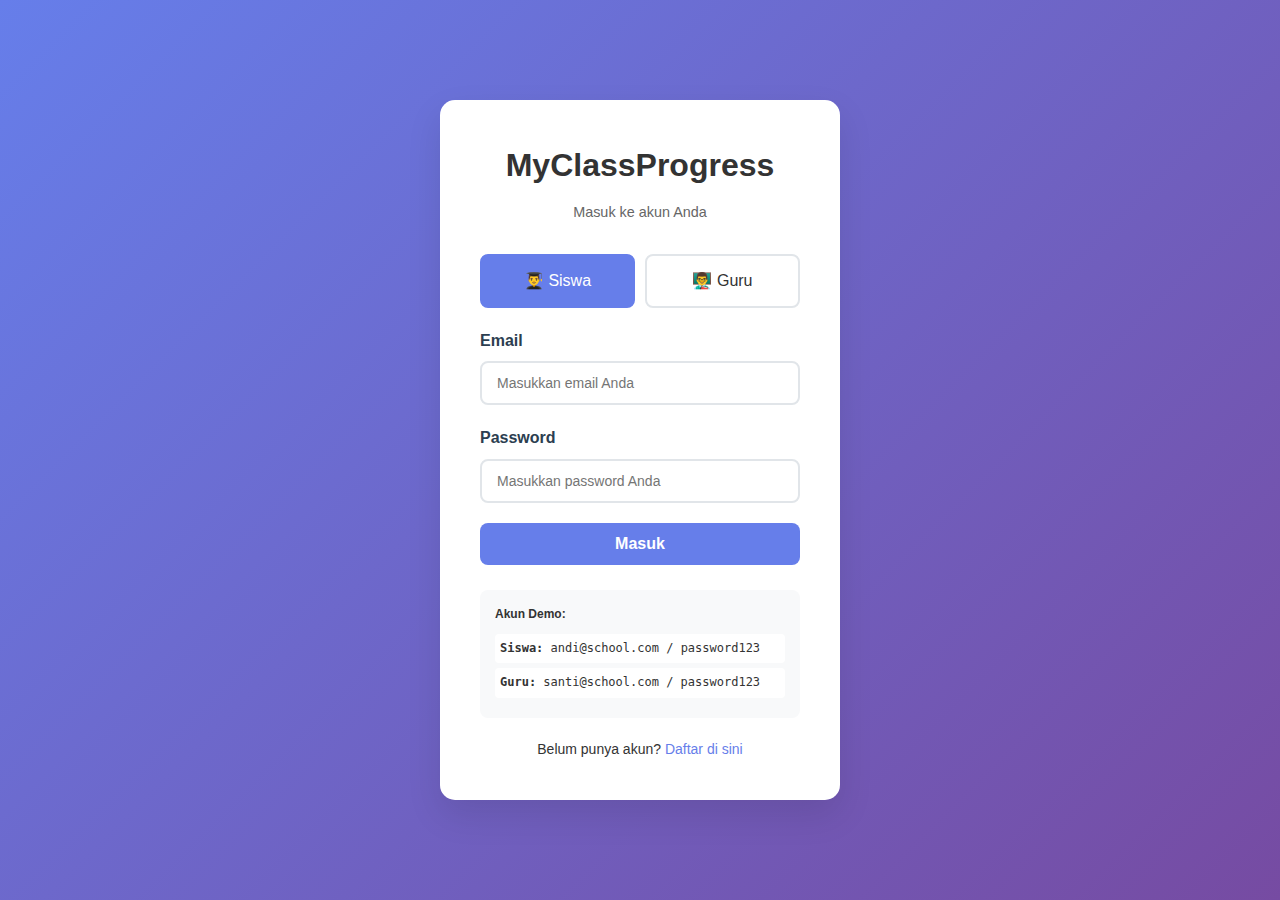
<file: index.html>
<!DOCTYPE html>
<html lang="id">
<head>
    <meta charset="UTF-8">
    <meta name="viewport" content="width=device-width, initial-scale=1.0">
    <title>Dashboard - MyClassProgress</title>
    <link rel="stylesheet" href="style.css">
</head>
<body>
    <div class="container">
        <!-- Header -->
        <header class="header">
            <div class="header-content">
                <h1>MyClassProgress</h1>
                <div class="user-info">
                    <span id="userWelcome">Selamat datang!</span>
                    <div class="user-menu">
                        <img src="https://via.placeholder.com/40" alt="Profile" class="user-avatar">
                        <span id="userName">Siswa</span>
                    </div>
                </div>
            </div>
            <nav class="navbar">
                <a href="index.html" class="nav-link active">Dashboard</a>
                <a href="tugas.html" class="nav-link">Tugas</a>
                <a href="nilai.html" class="nav-link">Nilai</a>
                <a href="profile.html" class="nav-link">Profil</a>
                <button id="logoutBtn" class="logout-btn">Logout</button>
            </nav>
        </header>

        <!-- Main Content -->
        <main class="main-content">
            <!-- Welcome Section -->
            <section class="welcome-section">
                <div class="welcome-card">
                    <h2 id="greetingText">Selamat Pagi!</h2>
                    <p id="dateDisplay">Senin, 15 Januari 2024</p>
                    <div class="progress-summary">
                        <div class="summary-item">
                            <span class="summary-value" id="totalTasks">0</span>
                            <span class="summary-label">Total Tugas</span>
                        </div>
                        <div class="summary-item">
                            <span class="summary-value" id="completedTasks">0</span>
                            <span class="summary-label">Tugas Selesai</span>
                        </div>
                        <div class="summary-item">
                            <span class="summary-value" id="pendingTasks">0</span>
                            <span class="summary-label">Tugas Tertunda</span>
                        </div>
                    </div>
                </div>
            </section>

            <!-- Quick Stats -->
            <section class="stats-section">
                <div class="stats-grid">
                    <div class="stat-card">
                        <div class="stat-icon">📊</div>
                        <div class="stat-content">
                            <h3>Rata-rata Nilai</h3>
                            <span class="stat-value" id="averageGrade">0</span>
                            <span class="stat-label">/100</span>
                        </div>
                    </div>
                    <div class="stat-card">
                        <div class="stat-icon">⏰</div>
                        <div class="stat-content">
                            <h3>Tugas Mendesak</h3>
                            <span class="stat-value" id="urgentTasks">0</span>
                            <span class="stat-label">dalam 3 hari</span>
                        </div>
                    </div>
                    <div class="stat-card">
                        <div class="stat-icon">📚</div>
                        <div class="stat-content">
                            <h3>Mata Pelajaran</h3>
                            <span class="stat-value" id="totalSubjects">0</span>
                            <span class="stat-label">aktif</span>
                        </div>
                    </div>
                    <div class="stat-card">
                        <div class="stat-icon">🏆</div>
                        <div class="stat-content">
                            <h3>Peringkat</h3>
                            <span class="stat-value" id="classRank">-</span>
                            <span class="stat-label">dari 30 siswa</span>
                        </div>
                    </div>
                </div>
            </section>

            <!-- Recent Tasks & Grades -->
            <section class="content-grid">
                <!-- Tugas Terbaru -->
                <div class="content-card">
                    <div class="card-header">
                        <h3>Tugas Terbaru</h3>
                        <a href="tugas.html" class="view-all">Lihat Semua</a>
                    </div>
                    <div class="task-list" id="recentTasks">
                        <div class="empty-state">
                            <p>Belum ada tugas</p>
                        </div>
                    </div>
                </div>

                <!-- Nilai Terbaru -->
                <div class="content-card">
                    <div class="card-header">
                        <h3>Nilai Terbaru</h3>
                        <a href="nilai.html" class="view-all">Lihat Semua</a>
                    </div>
                    <div class="grade-list" id="recentGrades">
                        <div class="empty-state">
                            <p>Belum ada nilai</p>
                        </div>
                    </div>
                </div>
            </section>

            <!-- Progress Chart -->
            <section class="progress-section">
                <div class="content-card">
                    <div class="card-header">
                        <h3>Progress Belajar</h3>
                    </div>
                    <div class="progress-chart">
                        <canvas id="progressChart"></canvas>
                    </div>
                </div>
            </section>
        </main>
    </div>

    <script src="data.js"></script>
    <script src="script.js"></script>
</body>
</html>
</file>
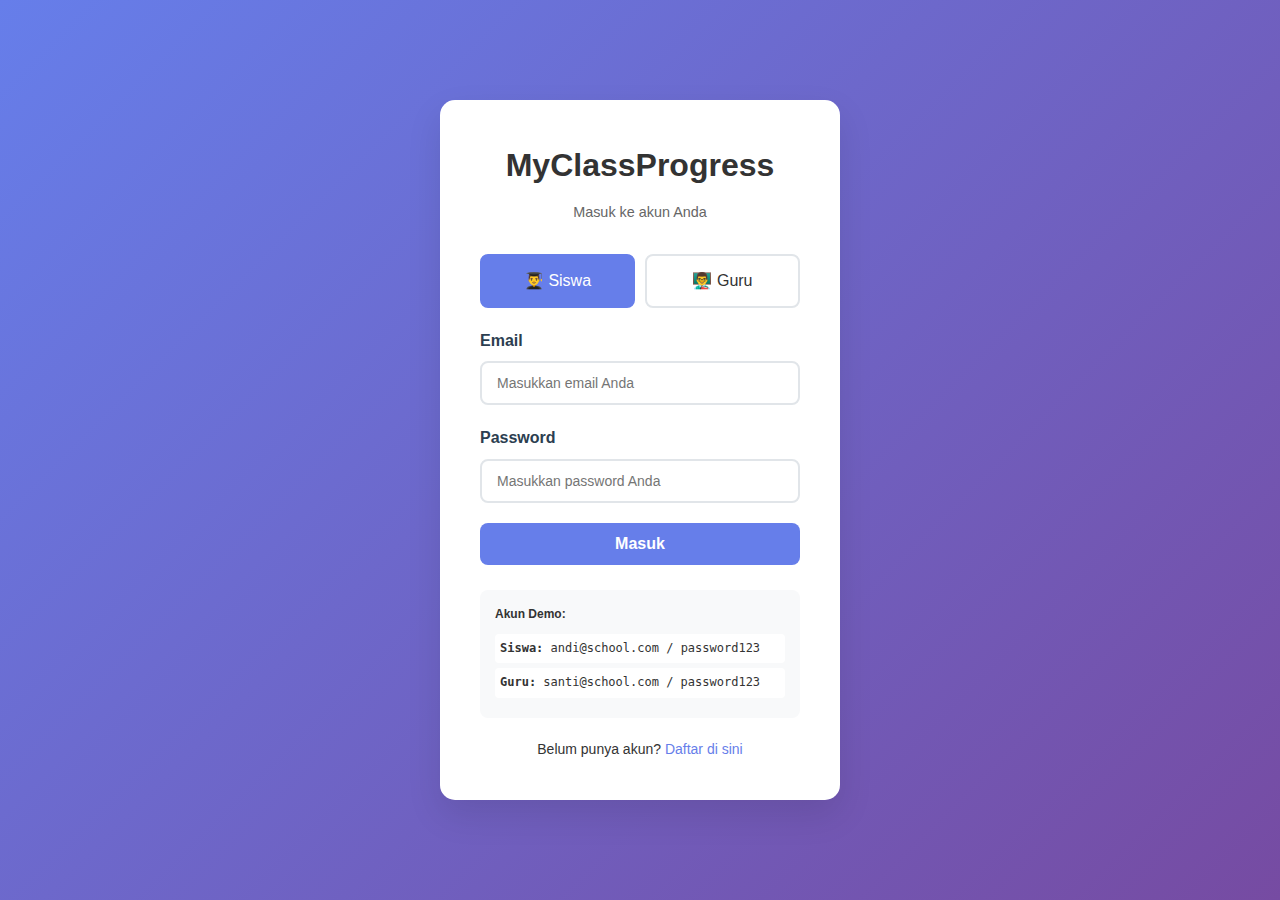
<file: guru.html>
<!DOCTYPE html>
<html lang="id">
<head>
    <meta charset="UTF-8">
    <meta name="viewport" content="width=device-width, initial-scale=1.0">
    <title>Dashboard Guru - MyClassProgress</title>
    <link rel="stylesheet" href="style.css">
</head>
<body>
    <div class="container">
        <!-- Header -->
        <header class="header">
            <div class="header-content">
                <h1>MyClassProgress</h1>
                <div class="user-info">
                    <span id="userWelcome">Selamat datang, Guru!</span>
                    <div class="user-menu">
                        <img src="https://via.placeholder.com/40" alt="Profile" class="user-avatar">
                        <span id="userName">Guru</span>
                    </div>
                </div>
            </div>
            <nav class="navbar">
                <a href="guru.html" class="nav-link active">Dashboard</a>
                <a href="guru_nilai.html" class="nav-link">Input Nilai</a>
                <button id="logoutBtn" class="logout-btn">Logout</button>
            </nav>
        </header>

        <!-- Main Content -->
        <main class="main-content">
            <!-- Welcome Section -->
            <section class="welcome-section">
                <div class="welcome-card">
                    <h2 id="greetingText">Selamat Pagi!</h2>
                    <p id="dateDisplay">Senin, 15 Januari 2024</p>
                    <div class="progress-summary">
                        <div class="summary-item">
                            <span class="summary-value" id="totalTugasDiberikan">0</span>
                            <span class="summary-label">Tugas Diberikan</span>
                        </div>
                        <div class="summary-item">
                            <span class="summary-value" id="totalSiswa">0</span>
                            <span class="summary-label">Total Siswa</span>
                        </div>
                        <div class="summary-item">
                            <span class="summary-value" id="tugasBelumDinilai">0</span>
                            <span class="summary-label">Tugas Belum Dinilai</span>
                        </div>
                    </div>
                </div>
            </section>

            <!-- Quick Actions -->
            <section class="actions-section">
                <div class="actions-grid">
                    <div class="action-card" onclick="window.location.href='guru-nilai.html'">
                        <a href="guru_nilai.html"><div class="action-icon">📝</div></a>
                        <h3>Input Nilai</h3>
                        <p>Berikan nilai untuk tugas siswa</p>
                    </div>
                    <div class="action-card" id="addTaskBtn">
                        <div class="action-icon">➕</div>
                        <h3>Tambah Tugas</h3>
                        <p>Buat tugas baru untuk siswa</p>
                    </div>
                    <div class="action-card">
                        <div class="action-icon">📊</div>
                        <h3>Laporan Kelas</h3>
                        <p>Lihat statistik performa kelas</p>
                    </div>
                    <div class="action-card">
                        <a href="kelola_absen.html"><div class="action-icon">👥</div></a>
                        <h3>Kelola Siswa</h3>
                        <p>Kelola data siswa di kelas</p>
                        
                    </div>
                </div>
            </section>

            <!-- Add Task Modal -->
            <div id="taskModal" class="modal">
                <div class="modal-content">
                    <div class="modal-header">
                        <h3>Tambah Tugas Baru</h3>
                        <span class="close">&times;</span>
                    </div>
                    <form id="taskForm">
                        <div class="form-group">
                            <label for="taskTitle">Judul Tugas</label>
                            <input type="text" id="taskTitle" class="form-control" required>
                        </div>
                        <div class="form-group">
                            <label for="taskSubject">Mata Pelajaran</label>
                            <select id="taskSubject" class="form-control" required>
                                <option value="">Pilih Mata Pelajaran</option>
                                <option value="Matematika">Matematika</option>
                                <option value="Bahasa Indonesia">Bahasa Indonesia</option>
                                <option value="Bahasa Inggris">Bahasa Inggris</option>
                                <option value="IPA">IPA</option>
                                <option value="IPS">IPS</option>
                                <option value="Sejarah">Sejarah</option>
                                <option value="Seni Budaya">Seni Budaya</option>
                            </select>
                        </div>
                        <div class="form-group">
                            <label for="taskDescription">Deskripsi Tugas</label>
                            <textarea id="taskDescription" class="form-control" rows="3" required></textarea>
                        </div>
                        <div class="form-group">
                            <label for="taskDeadline">Batas Waktu</label>
                            <input type="date" id="taskDeadline" class="form-control" required>
                        </div>
                        <div class="form-group">
                            <label for="taskClass">Kelas</label>
                            <select id="taskClass" class="form-control" required>
                                <option value="">Pilih Kelas</option>
                                <option value="12 IPA 1">12 IPA 1</option>
                                <option value="12 IPA 2">12 IPA 2</option>
                                <option value="12 IPS 1">12 IPS 1</option>
                                <option value="12 IPS 2">12 IPS 2</option>
                            </select>
                        </div>
                        <div class="form-actions">
                            <button type="button" class="btn-secondary" id="cancelTask">Batal</button>
                            <button type="submit" class="btn-primary">Simpan Tugas</button>
                        </div>
                    </form>
                </div>
            </div>

            <!-- Recent Tasks -->
            <section class="content-grid">
                <!-- Tugas Terbaru Diberikan -->
                <div class="content-card">
                    <div class="card-header">
                        <h3>Tugas Terbaru Diberikan</h3>
                    </div>
                    <div class="task-list" id="recentGivenTasks">
                        <div class="empty-state">
                            <p>Belum ada tugas yang diberikan</p>
                        </div>
                    </div>
                </div>

                <!-- Tugas Perlu Dinilai -->
                <div class="content-card">
                    <div class="card-header">
                        <h3>Tugas Perlu Dinilai</h3>
                        <a href="guru-nilai.html" class="view-all">Lihat Semua</a>
                    </div>
                    <div class="task-list" id="tasksToGrade">
                        <div class="empty-state">
                            <p>Tidak ada tugas yang perlu dinilai</p>
                        </div>
                    </div>
                </div>
            </section>

            <!-- Student Performance -->
            <section class="performance-section">
                <div class="content-card">
                    <div class="card-header">
                        <h3>Performa Siswa Terbaik</h3>
                    </div>
                    <div class="performance-list" id="topStudents">
                        <div class="empty-state">
                            <p>Belum ada data performa siswa</p>
                        </div>
                    </div>
                </div>
            </section>
        </main>
    </div>



    <script src="data.js"></script>
    <script src="guru.js"></script>
</body>
</html>
</file>
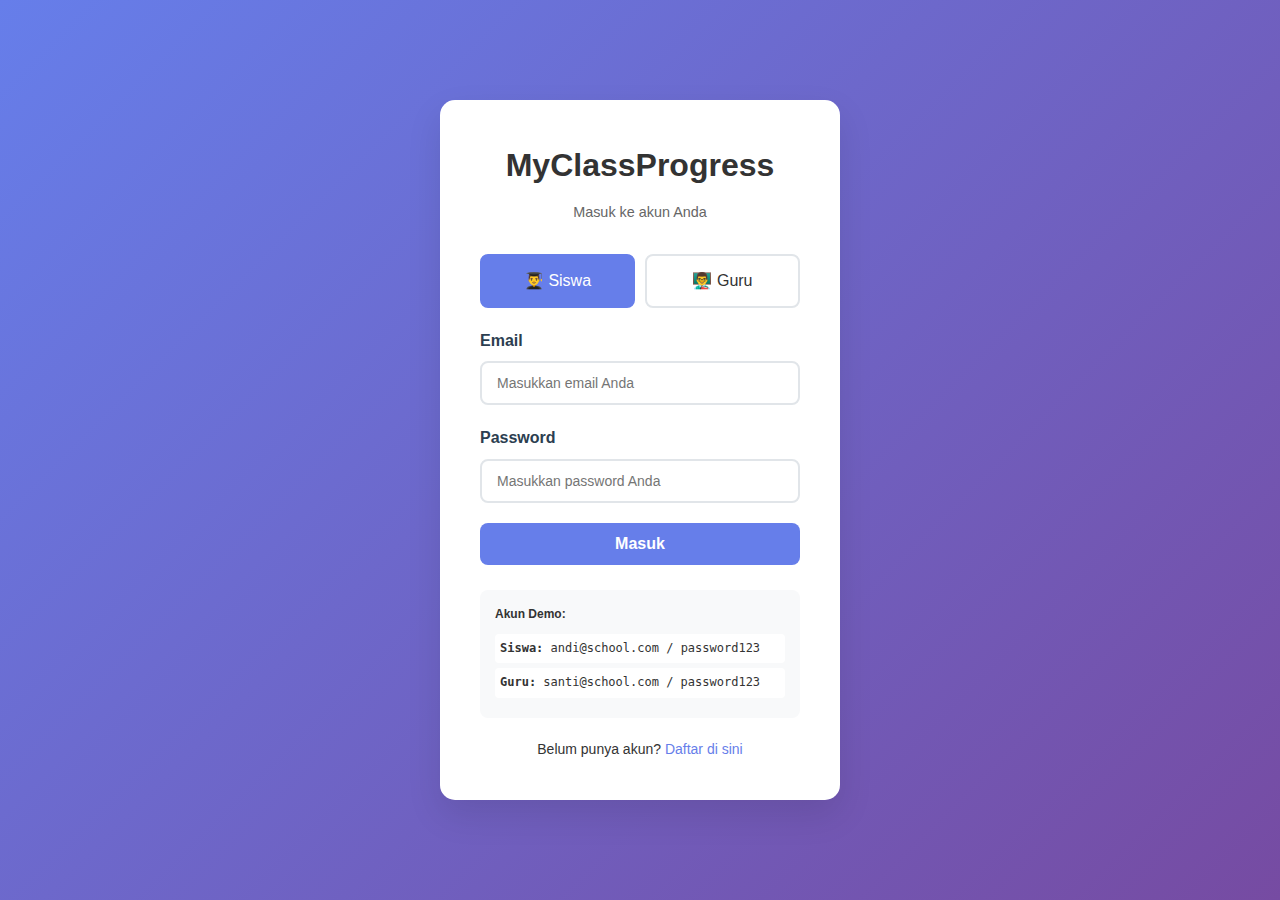
<file: guru_nilai.html>
<!DOCTYPE html>
<html lang="id">
<head>
    <meta charset="UTF-8">
    <meta name="viewport" content="width=device-width, initial-scale=1.0">
    <title>Input Nilai - MyClassProgress</title>
    <link rel="stylesheet" href="style.css">
</head>
<body>
    <div class="container">
        <!-- Header -->
        <header class="header">
            <div class="header-content">
                <h1>MyClassProgress</h1>
                <div class="user-info">
                    <span id="userWelcome">Selamat datang, Guru!</span>
                    <div class="user-menu">
                        <img src="https://via.placeholder.com/40" alt="Profile" class="user-avatar">
                        <span id="userName">Guru</span>
                    </div>
                </div>
            </div>
            <nav class="navbar">
                <a href="guru.html" class="nav-link">Dashboard</a>
                <a href="guru_nilai.html" class="nav-link active">Input Nilai</a>
                <button id="logoutBtn" class="logout-btn">Logout</button>
            </nav>
        </header>

        <!-- Main Content -->
        <main class="main-content">
            <!-- Page Header -->
            <div class="page-header">
                <h2>Input Nilai Siswa</h2>
                <p>Berikan nilai untuk tugas yang telah dikumpulkan siswa</p>
            </div>

            <!-- Filter Section -->
            <div class="filter-section">
                <div class="filter-grid">
                    <div class="form-group">
                        <label for="filterClass">Filter Kelas</label>
                        <select id="filterClass" class="form-control">
                            <option value="">Semua Kelas</option>
                            <option value="12 IPA 1">12 IPA 1</option>
                            <option value="12 IPA 2">12 IPA 2</option>
                            <option value="12 IPS 1">12 IPS 1</option>
                            <option value="12 IPS 2">12 IPS 2</option>
                        </select>
                    </div>
                    <div class="form-group">
                        <label for="filterSubject">Filter Mata Pelajaran</label>
                        <select id="filterSubject" class="form-control">
                            <option value="">Semua Mata Pelajaran</option>
                            <option value="Matematika">Matematika</option>
                            <option value="Bahasa Indonesia">Bahasa Indonesia</option>
                            <option value="Bahasa Inggris">Bahasa Inggris</option>
                            <option value="IPA">IPA</option>
                            <option value="IPS">IPS</option>
                            <option value="Sejarah">Sejarah</option>
                        </select>
                    </div>
                    <div class="form-group">
                        <label for="filterTask">Filter Tugas</label>
                        <select id="filterTask" class="form-control">
                            <option value="">Semua Tugas</option>
                        </select>
                    </div>
                    <div class="form-group">
                        <label for="filterStatus">Filter Status</label>
                        <select id="filterStatus" class="form-control">
                            <option value="">Semua Status</option>
                            <option value="belum">Belum Dinilai</option>
                            <option value="sudah">Sudah Dinilai</option>
                        </select>
                    </div>
                </div>
            </div>

            <!-- Tasks to Grade -->
            <section class="grading-section">
                <div class="content-card">
                    <div class="card-header">
                        <h3>Daftar Tugas yang Perlu Dinilai</h3>
                        <div class="card-actions">
                            <button id="bulkGradeBtn" class="btn-secondary">Input Nilai Massal</button>
                        </div>
                    </div>
                    
                    <div class="table-container">
                        <table class="grading-table">
                            <thead>
                                <tr>
                                    <th>
                                        <input type="checkbox" id="selectAll">
                                    </th>
                                    <th>Siswa</th>
                                    <th>Kelas</th>
                                    <th>Tugas</th>
                                    <th>Mata Pelajaran</th>
                                    <th>Tanggal Kumpul</th>
                                    <th>Status</th>
                                    <th>Nilai</th>
                                    <th>Aksi</th>
                                </tr>
                            </thead>
                            <tbody id="gradingTableBody">
                                <tr>
                                    <td colspan="9" class="empty-state">
                                        <p>Tidak ada tugas yang perlu dinilai</p>
                                    </td>
                                </tr>
                            </tbody>
                        </table>
                    </div>
                </div>
            </section>

            <!-- Grade Modal -->
            <div id="gradeModal" class="modal">
                <div class="modal-content">
                    <div class="modal-header">
                        <h3>Input Nilai</h3>
                        <span class="close">&times;</span>
                    </div>
                    <form id="gradeForm">
                        <div class="student-info">
                            <h4 id="studentNameModal">Nama Siswa</h4>
                            <p id="studentClassModal">Kelas: -</p>
                            <p id="taskTitleModal">Tugas: -</p>
                            <p id="taskSubjectModal">Mata Pelajaran: -</p>
                        </div>
                        
                        <div class="form-group">
                            <label for="gradeValue">Nilai (0-100)</label>
                            <input type="number" id="gradeValue" class="form-control" min="0" max="100" required>
                        </div>
                        
                        <div class="form-group">
                            <label for="gradeNotes">Catatan untuk Siswa</label>
                            <textarea id="gradeNotes" class="form-control" rows="4" placeholder="Berikan feedback atau catatan untuk siswa..."></textarea>
                        </div>
                        
                        <div class="form-actions">
                            <button type="button" class="btn-secondary" id="cancelGrade">Batal</button>
                            <button type="submit" class="btn-primary">Simpan Nilai</button>
                        </div>
                    </form>
                </div>
            </div>

            <!-- Bulk Grade Modal -->
            <div id="bulkGradeModal" class="modal">
                <div class="modal-content">
                    <div class="modal-header">
                        <h3>Input Nilai Massal</h3>
                        <span class="close">&times;</span>
                    </div>
                    <form id="bulkGradeForm">
                        <div class="form-group">
                            <label for="bulkGradeValue">Nilai untuk Semua yang Dipilih (0-100)</label>
                            <input type="number" id="bulkGradeValue" class="form-control" min="0" max="100" required>
                        </div>
                        
                        <div class="form-group">
                            <label for="bulkGradeNotes">Catatan Umum</label>
                            <textarea id="bulkGradeNotes" class="form-control" rows="3" placeholder="Catatan yang akan diterapkan untuk semua siswa yang dipilih..."></textarea>
                        </div>
                        
                        <div class="selected-count">
                            <span id="selectedStudentsCount">0</span> siswa dipilih
                        </div>
                        
                        <div class="form-actions">
                            <button type="button" class="btn-secondary" id="cancelBulkGrade">Batal</button>
                            <button type="submit" class="btn-primary">Simpan Semua Nilai</button>
                        </div>
                    </form>
                </div>
            </div>

            <!-- Recently Graded -->
            <section class="recent-grades-section">
                <div class="content-card">
                    <div class="card-header">
                        <h3>Nilai yang Baru Diberikan</h3>
                    </div>
                    <div class="recent-grades-list" id="recentGradesList">
                        <div class="empty-state">
                            <p>Belum ada nilai yang diberikan</p>
                        </div>
                    </div>
                </div>
            </section>
        </main>
    </div>

    <script src="data.js"></script>
    <script src="guru_nilai.js"></script>
</body>
</html>
</file>
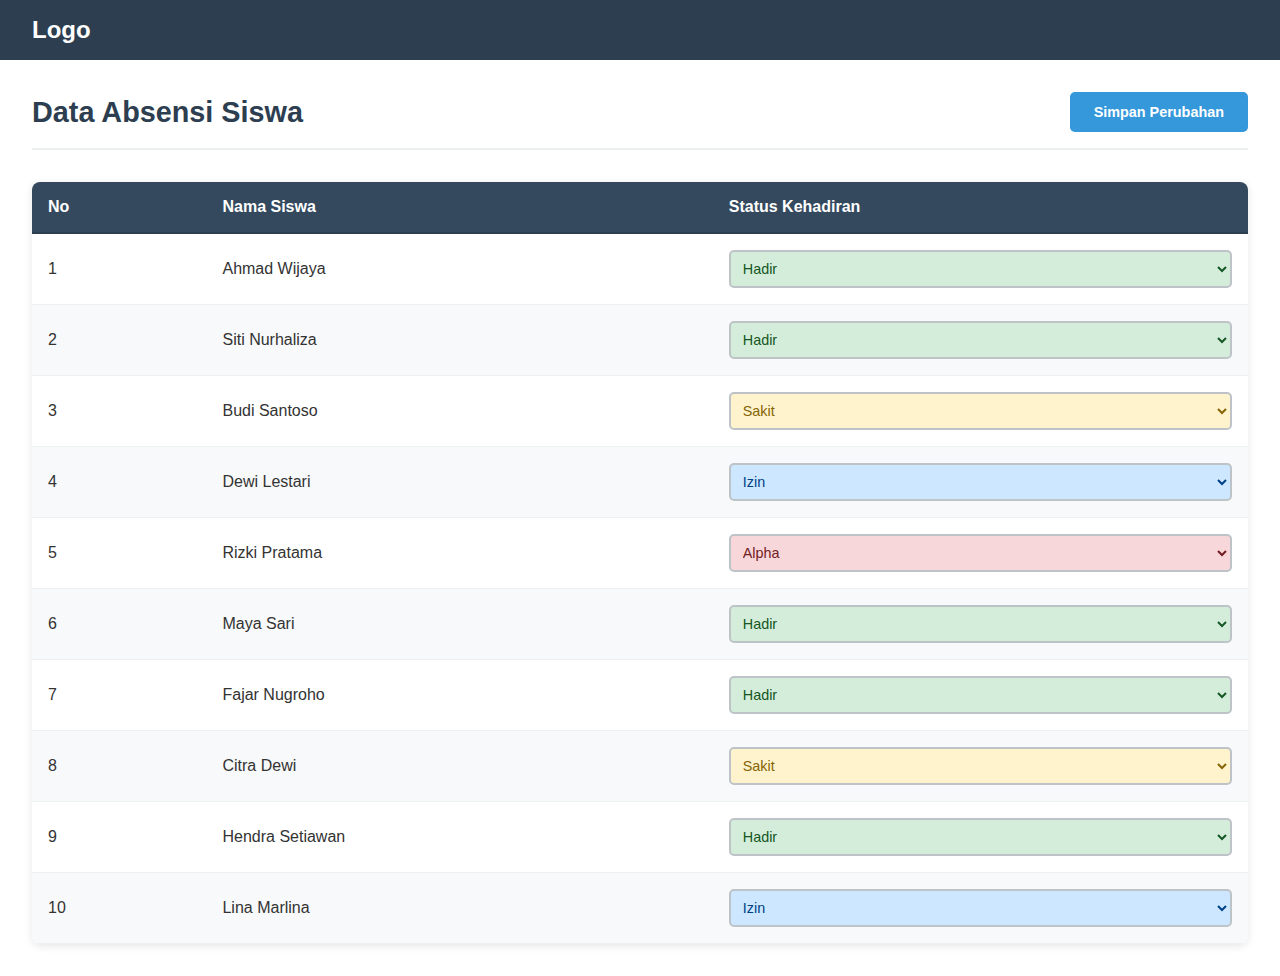
<file: kelola_absen.html>
<!DOCTYPE html>
<html lang="id">
<head>
    <meta charset="UTF-8">
    <meta name="viewport" content="width=device-width, initial-scale=1.0">
    <title>Kelola Absensi Siswa</title>
    <link rel="stylesheet" href="kelola_absen.css">
</head>
<body>
    <div class="container">
        <header>
            <div class="logo">
                <h1>Logo</h1>
            </div>
        
        </header>

        
            <main class="content">
                <div class="content-header">
                    <h2>Data Absensi Siswa</h2>
                    <div class="actions">
                        <button id="simpanBtn" class="btn btn-primary">Simpan Perubahan</button>
                    </div>
                </div>

                <div class="attendance-table-container">
                    <table class="attendance-table">
                        <thead>
                            <tr>
                                <th>No</th>
                                <th>Nama Siswa</th>
                                <th>Status Kehadiran</th>
                            </tr>
                        </thead>
                        <tbody id="siswaTableBody">
                            <!-- Data siswa akan diisi oleh JavaScript -->
                        </tbody>
                    </table>
                </div>
            </main>
        </div>
    </div>

    <script src="kelola_absen.js"></script>
</body>
</html>
</file>
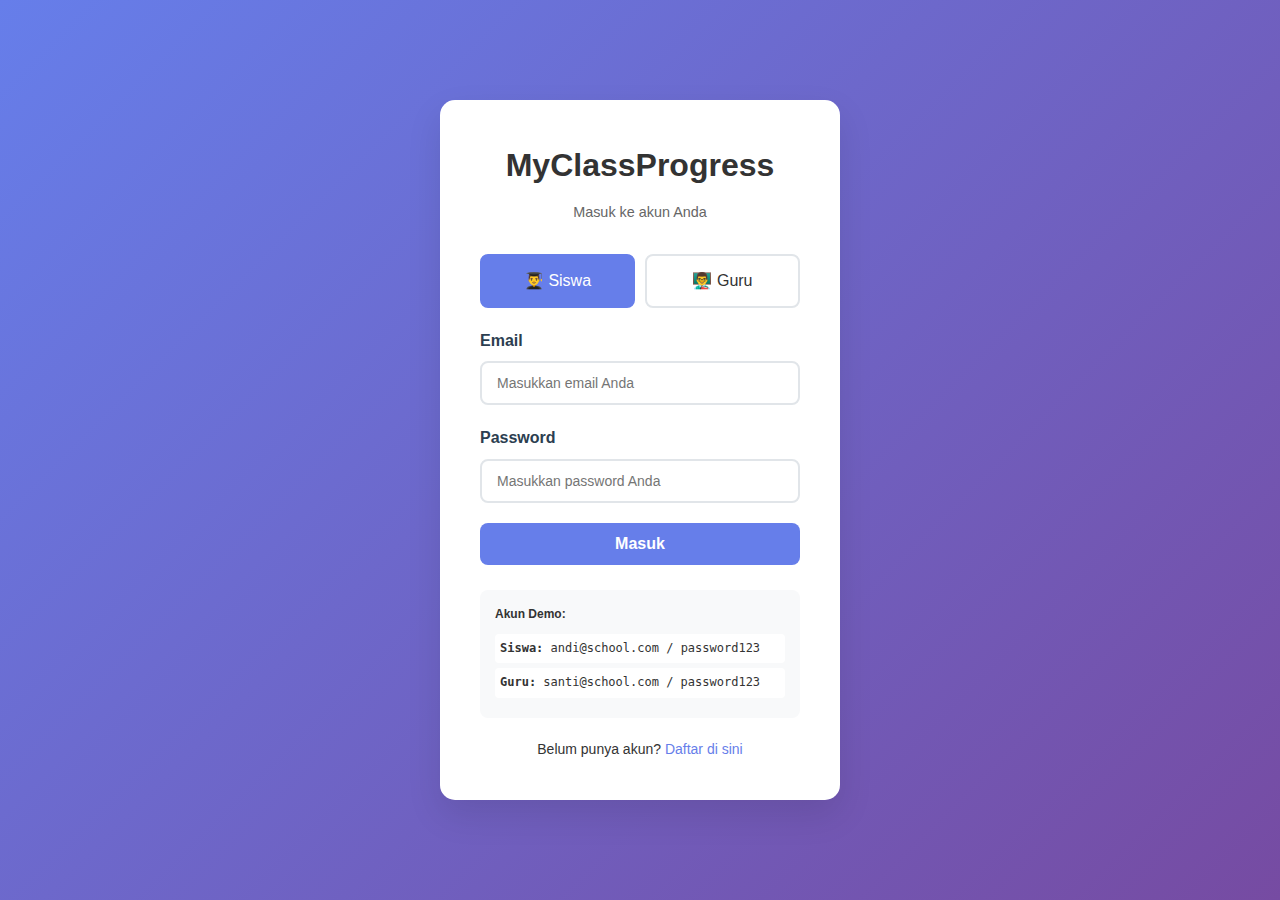
<file: login.html>
<!DOCTYPE html>
<html lang="id">
<head>
    <meta charset="UTF-8">
    <meta name="viewport" content="width=device-width, initial-scale=1.0">
    <title>Login - MyClassProgress</title>
    <link rel="stylesheet" href="style.css">
</head>
<body>
    <div class="login-container">
        <div class="login-card">
            <!-- Header -->
            <div class="login-header">
                <h1>MyClassProgress</h1>
                <p>Masuk ke akun Anda</p>
            </div>

            <!-- Login Form -->
            <form id="loginForm">
                <!-- Role Selection -->
                <div class="role-selector">
                    <label class="role-option" id="roleSiswa">
                        <input type="radio" name="role" value="siswa" checked>
                        <div>👨‍🎓 Siswa</div>
                    </label>
                    <label class="role-option" id="roleGuru">
                        <input type="radio" name="role" value="guru">
                        <div>👨‍🏫 Guru</div>
                    </label>
                </div>

                <!-- Email Input -->
                <div class="form-group">
                    <label for="email">Email</label>
                    <input type="email" id="email" class="form-control" placeholder="Masukkan email Anda" required>
                </div>

                <!-- Password Input -->
                <div class="form-group">
                    <label for="password">Password</label>
                    <input type="password" id="password" class="form-control" placeholder="Masukkan password Anda" required>
                </div>

                <!-- Error Message -->
                <div id="errorMessage" class="error-message">
                    Email atau password salah!
                </div>

                <!-- Loading Spinner -->
                <div id="loadingSpinner" class="loading-spinner">
                    <div class="spinner"></div>
                </div>

                <!-- Login Button -->
                <button type="submit" class="login-btn" id="loginBtn">
                    Masuk
                </button>
            </form>

            <!-- Demo Accounts -->
            <div class="demo-accounts">
                <h4>Akun Demo:</h4>
                <div class="demo-account">
                    <strong>Siswa:</strong> andi@school.com / password123
                </div>
                <div class="demo-account">
                    <strong>Guru:</strong> santi@school.com / password123
                </div>
            </div>

            <!-- Register Link -->
            <div class="register-link">
                <p>Belum punya akun? <a href="#" id="registerLink">Daftar di sini</a></p>
            </div>
        </div>
    </div>

    <script src="data.js"></script>
    <script src="login.js"></script>
</body>
</html>
</file>
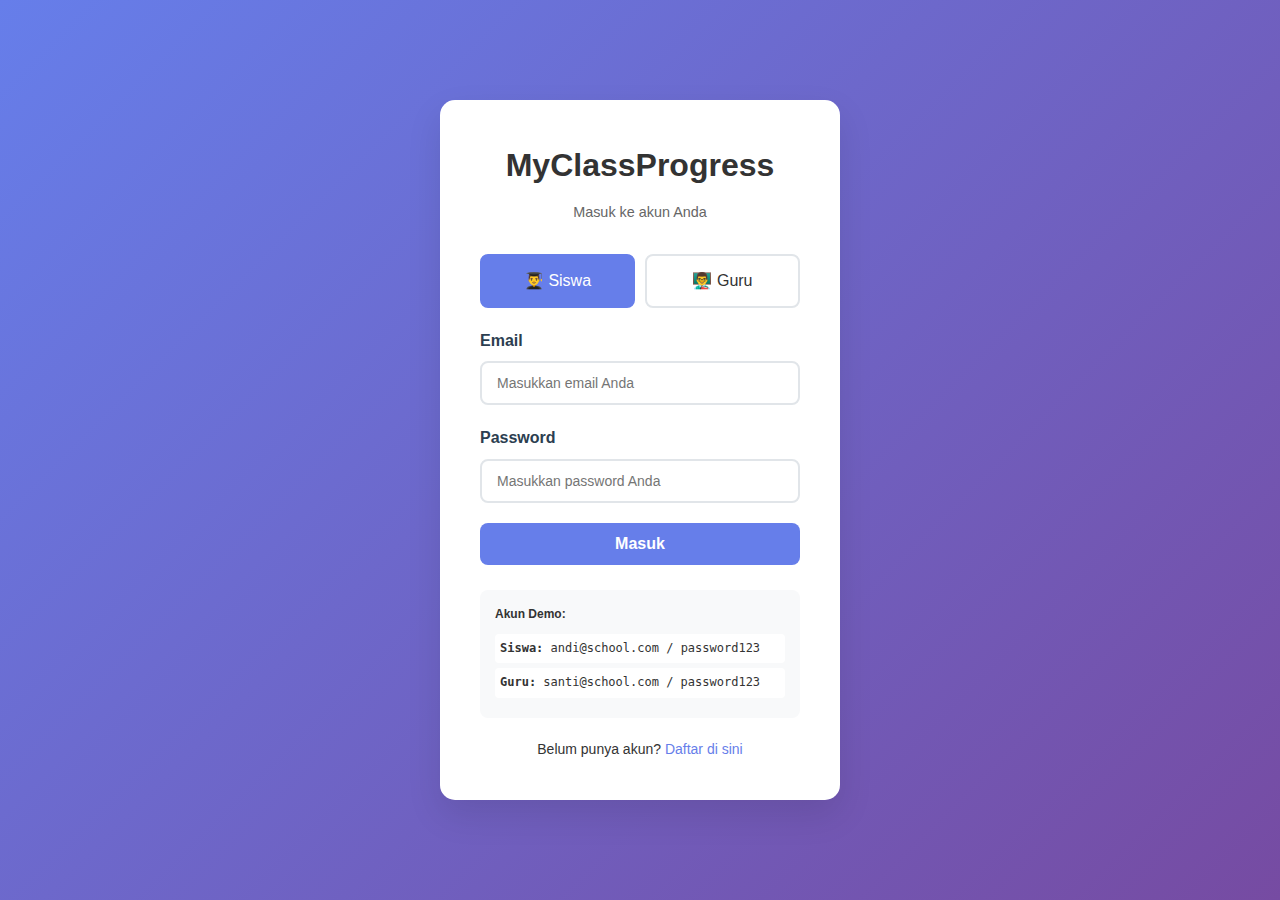
<file: nilai.html>
<!DOCTYPE html>
<html lang="id">
<head>
    <meta charset="UTF-8">
    <meta name="viewport" content="width=device-width, initial-scale=1.0">
    <title>Nilai Siswa - MyClassProgress</title>
    <link rel="stylesheet" href="style.css">
</head>
<body>
    <div class="container">
        <!-- Header -->
        <header class="header">
            <div class="header-content">
                <h1>MyClassProgress</h1>
                <div class="user-info">
                    <span id="userWelcome">Selamat datang!</span>
                    <div class="user-menu">
                        <img src="https://via.placeholder.com/40" alt="Profile" class="user-avatar">
                        <span id="userName">Siswa</span>
                    </div>
                </div>
            </div>
            <nav class="navbar">
                <a href="index.html" class="nav-link">Dashboard</a>
                <a href="tugas.html" class="nav-link">Tugas</a>
                <a href="nilai.html" class="nav-link active">Nilai</a>
                <a href="profile.html" class="nav-link">Profil</a>
                <button id="logoutBtn" class="logout-btn">Logout</button>
            </nav>
        </header>

        <!-- Main Content -->
        <main class="main-content">
            <!-- Page Header -->
            <div class="page-header">
                <h2>Nilai Akademik</h2>
                <p>Lihat progress nilai dan performa akademik Anda</p>
            </div>

            <!-- Overall Statistics -->
            <section class="stats-section">
                <div class="stats-grid">
                    <div class="stat-card">
                        <div class="stat-icon">📊</div>
                        <div class="stat-content">
                            <h3>Rata-rata Nilai</h3>
                            <span class="stat-value" id="averageGrade">0</span>
                            <span class="stat-label">/100</span>
                        </div>
                    </div>
                    <div class="stat-card">
                        <div class="stat-icon">📈</div>
                        <div class="stat-content">
                            <h3>Nilai Tertinggi</h3>
                            <span class="stat-value" id="highestGrade">0</span>
                            <span class="stat-label">/100</span>
                        </div>
                    </div>
                    <div class="stat-card">
                        <div class="stat-icon">📉</div>
                        <div class="stat-content">
                            <h3>Nilai Terendah</h3>
                            <span class="stat-value" id="lowestGrade">0</span>
                            <span class="stat-label">/100</span>
                        </div>
                    </div>
                    <div class="stat-card">
                        <div class="stat-icon">🏆</div>
                        <div class="stat-content">
                            <h3>Peringkat Kelas</h3>
                            <span class="stat-value" id="classRank">-</span>
                            <span class="stat-label">dari 30 siswa</span>
                        </div>
                    </div>
                </div>
            </section>

            <!-- Filter Section -->
            <div class="filter-section">
                <div class="filter-grid">
                    <div class="form-group">
                        <label for="filterSubject">Filter Mata Pelajaran</label>
                        <select id="filterSubject" class="form-control">
                            <option value="">Semua Mata Pelajaran</option>
                            <option value="Matematika">Matematika</option>
                            <option value="Bahasa Indonesia">Bahasa Indonesia</option>
                            <option value="Bahasa Inggris">Bahasa Inggris</option>
                            <option value="IPA">IPA</option>
                            <option value="IPS">IPS</option>
                            <option value="Sejarah">Sejarah</option>
                            <option value="Seni Budaya">Seni Budaya</option>
                        </select>
                    </div>
                    <div class="form-group">
                        <label for="filterSemester">Filter Semester</label>
                        <select id="filterSemester" class="form-control">
                            <option value="">Semua Semester</option>
                            <option value="1">Semester 1</option>
                            <option value="2">Semester 2</option>
                        </select>
                    </div>
                    <div class="form-group">
                        <label for="sortBy">Urutkan Berdasarkan</label>
                        <select id="sortBy" class="form-control">
                            <option value="date">Tanggal Terbaru</option>
                            <option value="subject">Mata Pelajaran</option>
                            <option value="grade">Nilai</option>
                        </select>
                    </div>
                </div>
            </div>

            <!-- Grades by Subject -->
            <section class="subject-grades-section">
                <div class="content-card">
                    <div class="card-header">
                        <h3>Rata-rata per Mata Pelajaran</h3>
                    </div>
                    <div class="subject-grades-grid" id="subjectGradesGrid">
                        <div class="empty-state">
                            <p>Belum ada nilai untuk ditampilkan</p>
                        </div>
                    </div>
                </div>
            </section>

            <!-- Grades List -->
            <section class="grades-section">
                <div class="content-card">
                    <div class="card-header">
                        <h3>Detail Nilai</h3>
                        <button id="exportGrades" class="btn-secondary">Export PDF</button>
                    </div>

                    <div class="table-container">
                        <table class="grades-table">
                            <thead>
                                <tr>
                                    <th>Mata Pelajaran</th>
                                    <th>Tugas</th>
                                    <th>Nilai</th>
                                    <th>Predikat</th>
                                    <th>Tanggal</th>
                                    <th>Catatan Guru</th>
                                    <th>Aksi</th>
                                </tr>
                            </thead>
                            <tbody id="gradesTableBody">
                                <tr>
                                    <td colspan="7" class="empty-state">
                                        <p>Belum ada nilai yang tercatat</p>
                                    </td>
                                </tr>
                            </tbody>
                        </table>
                    </div>
                </div>
            </section>

            <!-- Grade Detail Modal -->
            <div id="gradeDetailModal" class="modal">
                <div class="modal-content">
                    <div class="modal-header">
                        <h3>Detail Nilai</h3>
                        <span class="close">&times;</span>
                    </div>
                    <div class="grade-detail-content">
                        <div class="grade-detail-header">
                            <h4 id="gradeDetailSubject">Mata Pelajaran</h4>
                            <div class="grade-badge" id="gradeDetailBadge">
                                <span class="grade-value" id="gradeDetailValue">0</span>
                            </div>
                        </div>
                        
                        <div class="grade-detail-info">
                            <div class="detail-item">
                                <span class="detail-label">Tugas:</span>
                                <span class="detail-value" id="gradeDetailTask">-</span>
                            </div>
                            <div class="detail-item">
                                <span class="detail-label">Tanggal Dinilai:</span>
                                <span class="detail-value" id="gradeDetailDate">-</span>
                            </div>
                            <div class="detail-item">
                                <span class="detail-label">Predikat:</span>
                                <span class="detail-value" id="gradeDetailPredicate">-</span>
                            </div>
                            <div class="detail-item">
                                <span class="detail-label">Diberikan Oleh:</span>
                                <span class="detail-value" id="gradeDetailTeacher">-</span>
                            </div>
                        </div>

                        <div class="grade-detail-notes">
                            <h5>Catatan Guru:</h5>
                            <p id="gradeDetailNotes">Tidak ada catatan</p>
                        </div>

                        <div class="grade-detail-actions">
                            <button class="btn-primary" id="closeGradeDetail">Tutup</button>
                        </div>
                    </div>
                </div>
            </div>

            <!-- Progress Chart Section -->
            <section class="progress-section">
                <div class="content-card">
                    <div class="card-header">
                        <h3>Progress Nilai per Mata Pelajaran</h3>
                    </div>
                    <div class="progress-chart">
                        <canvas id="gradesChart"></canvas>
                    </div>
                </div>
            </section>

            <!-- Performance Summary -->
            <section class="performance-section">
                <div class="content-card">
                    <div class="card-header">
                        <h3>Ringkasan Performa</h3>
                    </div>
                    <div class="performance-summary">
                        <div class="performance-item">
                            <span class="performance-label">Total Tugas Dinilai:</span>
                            <span class="performance-value" id="totalGradedTasks">0</span>
                        </div>
                        <div class="performance-item">
                            <span class="performance-label">Tugas dengan Nilai A:</span>
                            <span class="performance-value" id="gradeACount">0</span>
                        </div>
                        <div class="performance-item">
                            <span class="performance-label">Tugas dengan Nilai B:</span>
                            <span class="performance-value" id="gradeBCount">0</span>
                        </div>
                        <div class="performance-item">
                            <span class="performance-label">Tugas dengan Nilai C:</span>
                            <span class="performance-value" id="gradeCCount">0</span>
                        </div>
                        <div class="performance-item">
                            <span class="performance-label">Perbaikan Perlu:</span>
                            <span class="performance-value" id="improvementCount">0</span>
                        </div>
                    </div>
                </div>
            </section>
        </main>
    </div>

    <script src="data.js"></script>
    <script src="script.js"></script>
</body>
</html>
</file>
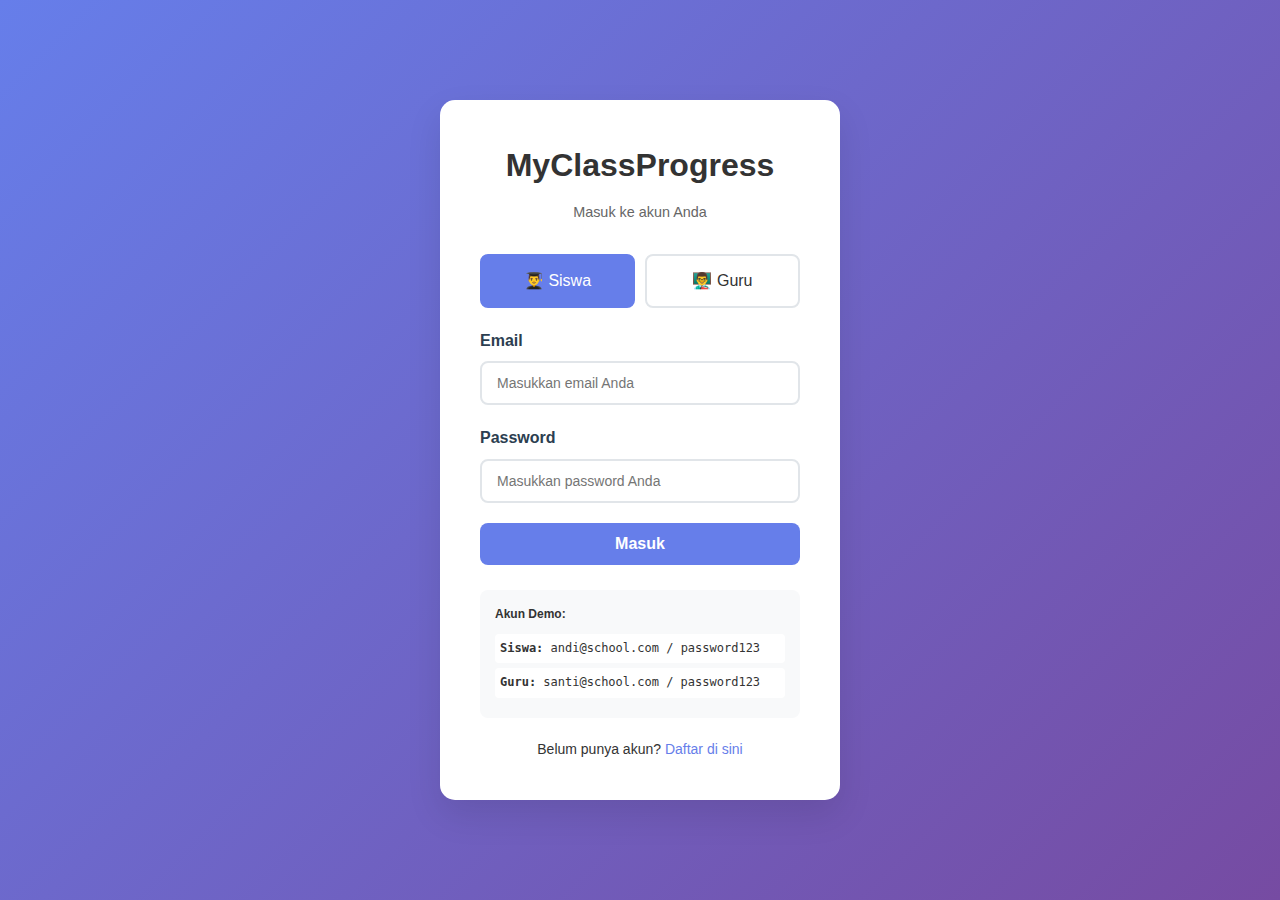
<file: profile.html>
<!DOCTYPE html>
<html lang="id">
<head>
    <meta charset="UTF-8">
    <meta name="viewport" content="width=device-width, initial-scale=1.0">
    <title>Profil Siswa - MyClassProgress</title>
    <link rel="stylesheet" href="style.css">
</head>
<body>
    <div class="container">
        <!-- Header -->
        <header class="header">
            <div class="header-content">
                <h1>MyClassProgress</h1>
                <div class="user-info">
                    <span id="userWelcome">Selamat datang!</span>
                    <div class="user-menu">
                        <img src="https://via.placeholder.com/40" alt="Profile" class="user-avatar">
                        <span id="userName">Siswa</span>
                    </div>
                </div>
            </div>
            <nav class="navbar">
                <a href="index.html" class="nav-link">Dashboard</a>
                <a href="tugas.html" class="nav-link">Tugas</a>
                <a href="nilai.html" class="nav-link">Nilai</a>
                <a href="profile.html" class="nav-link active">Profil</a>
                <button id="logoutBtn" class="logout-btn">Logout</button>
            </nav>
        </header>

        <!-- Main Content -->
        <main class="main-content">
            <!-- Page Header -->
            <div class="page-header">
                <h2>Profil Siswa</h2>
                <p>Kelola informasi profil dan akun Anda</p>
            </div>

            <!-- Profile Overview -->
            <section class="profile-overview">
                <div class="profile-card">
                    <div class="profile-header">
                        <div class="profile-avatar-section">
                            <div class="avatar-container">
                                <img src="https://via.placeholder.com/120" alt="Profile Picture" id="profilePicture" class="profile-avatar">
                                <button class="change-avatar-btn" id="changeAvatarBtn">Ubah Foto</button>
                            </div>
                            <div class="profile-basic-info">
                                <h3 id="profileName">Nama Siswa</h3>
                                <p class="student-id" id="profileStudentId">ID: -</p>
                                <p class="student-class" id="profileClass">Kelas: -</p>
                                <p class="student-email" id="profileEmail">Email: -</p>
                            </div>
                        </div>
                    </div>
                </div>
            </section>

            <!-- Profile Sections -->
            <div class="profile-sections">
                <!-- Personal Information -->
                <section class="profile-section">
                    <div class="content-card">
                        <div class="card-header">
                            <h3>Informasi Pribadi</h3>
                            <button class="btn-secondary" id="editPersonalInfoBtn">Edit</button>
                        </div>
                        <form id="personalInfoForm">
                            <div class="form-grid">
                                <div class="form-group">
                                    <label for="fullName">Nama Lengkap</label>
                                    <input type="text" id="fullName" class="form-control" required disabled>
                                </div>
                                <div class="form-group">
                                    <label for="email">Email</label>
                                    <input type="email" id="email" class="form-control" required disabled>
                                </div>
                                <div class="form-group">
                                    <label for="phoneNumber">Nomor Telepon</label>
                                    <input type="tel" id="phoneNumber" class="form-control" disabled>
                                </div>
                                <div class="form-group">
                                    <label for="birthDate">Tanggal Lahir</label>
                                    <input type="date" id="birthDate" class="form-control" disabled>
                                </div>
                                <div class="form-group">
                                    <label for="address">Alamat</label>
                                    <textarea id="address" class="form-control" rows="3" disabled></textarea>
                                </div>
                            </div>
                            <div class="form-actions" id="personalInfoActions" style="display: none;">
                                <button type="button" class="btn-secondary" id="cancelPersonalInfo">Batal</button>
                                <button type="submit" class="btn-primary">Simpan Perubahan</button>
                            </div>
                        </form>
                    </div>
                </section>

                <!-- Academic Information -->
                <section class="profile-section">
                    <div class="content-card">
                        <div class="card-header">
                            <h3>Informasi Akademik</h3>
                        </div>
                        <div class="academic-info">
                            <div class="info-grid">
                                <div class="info-item">
                                    <span class="info-label">Kelas</span>
                                    <span class="info-value" id="academicClass">-</span>
                                </div>
                                <div class="info-item">
                                    <span class="info-label">Tahun Ajaran</span>
                                    <span class="info-value" id="academicYear">2024/2025</span>
                                </div>
                                <div class="info-item">
                                    <span class="info-label">Wali Kelas</span>
                                    <span class="info-value" id="homeroomTeacher">-</span>
                                </div>
                                <div class="info-item">
                                    <span class="info-label">Jurusan</span>
                                    <span class="info-value" id="academicMajor">-</span>
                                </div>
                            </div>
                        </div>
                    </div>
                </section>

                <!-- Academic Statistics -->
                <section class="profile-section">
                    <div class="content-card">
                        <div class="card-header">
                            <h3>Statistik Akademik</h3>
                        </div>
                        <div class="stats-grid">
                            <div class="stat-item">
                                <div class="stat-icon">📚</div>
                                <div class="stat-content">
                                    <span class="stat-value" id="statTotalTasks">0</span>
                                    <span class="stat-label">Total Tugas</span>
                                </div>
                            </div>
                            <div class="stat-item">
                                <div class="stat-icon">✅</div>
                                <div class="stat-content">
                                    <span class="stat-value" id="statCompletedTasks">0</span>
                                    <span class="stat-label">Tugas Selesai</span>
                                </div>
                            </div>
                            <div class="stat-item">
                                <div class="stat-icon">📊</div>
                                <div class="stat-content">
                                    <span class="stat-value" id="statAverageGrade">0</span>
                                    <span class="stat-label">Rata-rata Nilai</span>
                                </div>
                            </div>
                            <div class="stat-item">
                                <div class="stat-icon">🏆</div>
                                <div class="stat-content">
                                    <span class="stat-value" id="statClassRank">-</span>
                                    <span class="stat-label">Peringkat Kelas</span>
                                </div>
                            </div>
                        </div>
                    </div>
                </section>

                <!-- Account Security -->
                <section class="profile-section">
                    <div class="content-card">
                        <div class="card-header">
                            <h3>Keamanan Akun</h3>
                        </div>
                        <form id="passwordForm">
                            <div class="form-grid">
                                <div class="form-group">
                                    <label for="currentPassword">Password Saat Ini</label>
                                    <input type="password" id="currentPassword" class="form-control" required>
                                </div>
                                <div class="form-group">
                                    <label for="newPassword">Password Baru</label>
                                    <input type="password" id="newPassword" class="form-control" required>
                                </div>
                                <div class="form-group">
                                    <label for="confirmPassword">Konfirmasi Password Baru</label>
                                    <input type="password" id="confirmPassword" class="form-control" required>
                                </div>
                            </div>
                            <div class="form-actions">
                                <button type="submit" class="btn-primary">Ubah Password</button>
                            </div>
                        </form>
                    </div>
                </section>

                <!-- Preferences -->
                <section class="profile-section">
                    <div class="content-card">
                        <div class="card-header">
                            <h3>Preferensi</h3>
                        </div>
                        <div class="preferences">
                            <div class="preference-item">
                                <div class="preference-info">
                                    <h4>Notifikasi Email</h4>
                                    <p>Terima pemberitahuan tentang tugas dan nilai melalui email</p>
                                </div>
                                <label class="switch">
                                    <input type="checkbox" id="emailNotifications" checked>
                                    <span class="slider"></span>
                                </label>
                            </div>
                            <div class="preference-item">
                                <div class="preference-info">
                                    <h4>Pengingat Tugas</h4>
                                    <p>Kirim pengingat untuk tugas yang mendekati batas waktu</p>
                                </div>
                                <label class="switch">
                                    <input type="checkbox" id="taskReminders" checked>
                                    <span class="slider"></span>
                                </label>
                            </div>
                            <div class="preference-item">
                                <div class="preference-info">
                                    <h4>Laporan Mingguan</h4>
                                    <p>Kirim laporan progress akademik mingguan</p>
                                </div>
                                <label class="switch">
                                    <input type="checkbox" id="weeklyReports">
                                    <span class="slider"></span>
                                </label>
                            </div>
                        </div>
                    </div>
                </section>

                <!-- Danger Zone -->
                <section class="profile-section">
                    <div class="content-card danger-zone">
                        <div class="card-header">
                            <h3>Zona Berbahaya</h3>
                        </div>
                        <div class="danger-actions">
                            <div class="danger-item">
                                <div class="danger-info">
                                    <h4>Hapus Akun</h4>
                                    <p>Hapus akun Anda secara permanen. Tindakan ini tidak dapat dibatalkan.</p>
                                </div>
                                <button class="btn-danger" id="deleteAccountBtn">Hapus Akun</button>
                            </div>
                        </div>
                    </div>
                </section>
            </div>
        </main>
    </div>

    <!-- Delete Account Confirmation Modal -->
    <div id="deleteAccountModal" class="modal">
        <div class="modal-content">
            <div class="modal-header">
                <h3>Hapus Akun</h3>
                <span class="close">&times;</span>
            </div>
            <div class="modal-body">
                <p>Apakah Anda yakin ingin menghapus akun Anda?</p>
                <p class="warning-text">Tindakan ini akan menghapus semua data Anda secara permanen dan tidak dapat dibatalkan.</p>
                <div class="confirmation-input">
                    <label for="confirmDelete">Ketik "HAPUS" untuk konfirmasi:</label>
                    <input type="text" id="confirmDelete" class="form-control" placeholder="HAPUS">
                </div>
            </div>
            <div class="modal-actions">
                <button class="btn-secondary" id="cancelDelete">Batal</button>
                <button class="btn-danger" id="confirmDeleteBtn" disabled>Hapus Akun Selamanya</button>
            </div>
        </div>
    </div>

    <script src="data.js"></script>
    <script src="script.js"></script>
</body>
</html>
</file>
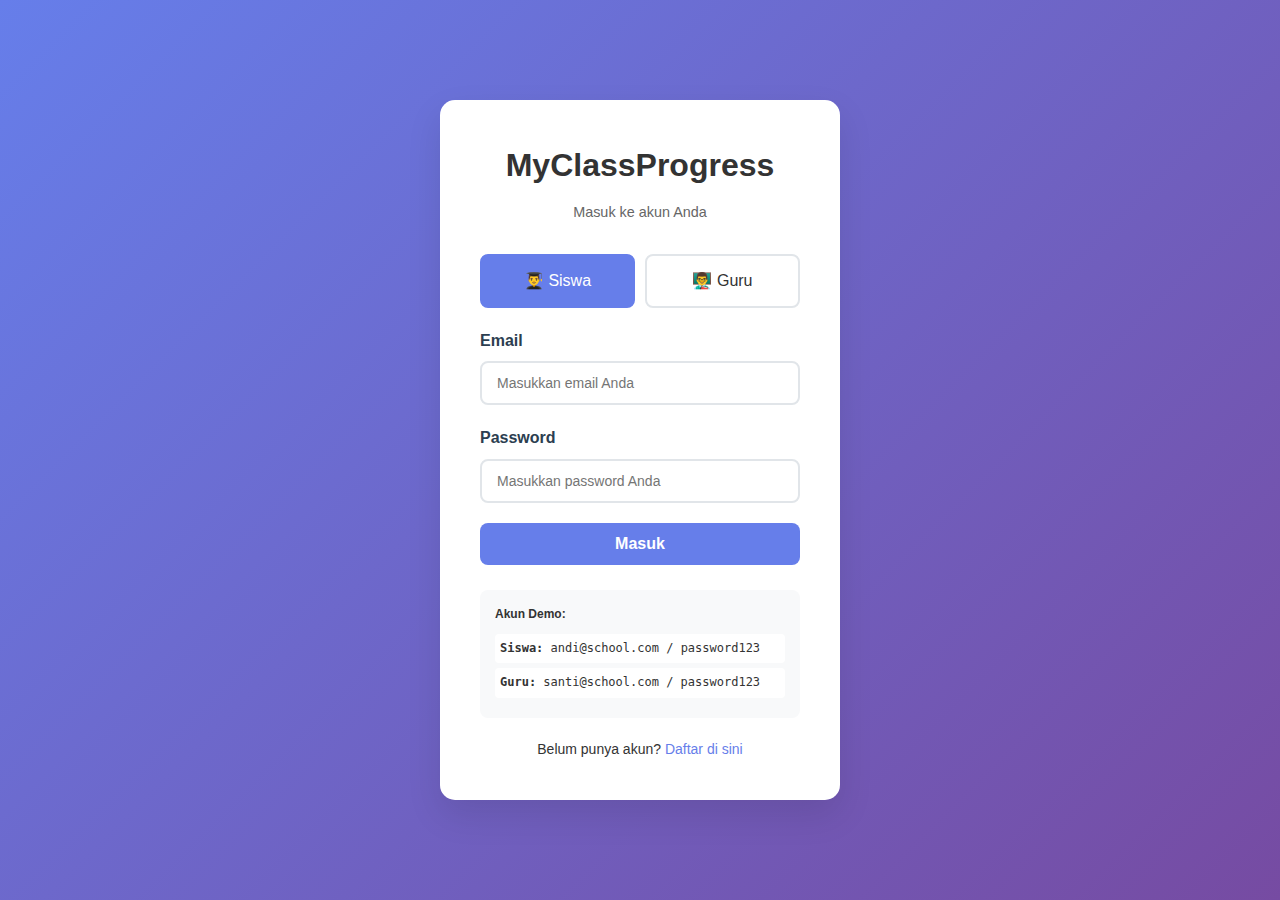
<file: tugas.html>
<!DOCTYPE html>
<html lang="id">
<head>
    <meta charset="UTF-8">
    <meta name="viewport" content="width=device-width, initial-scale=1.0">
    <title>Daftar Tugas - MyClassProgress</title>
    <link rel="stylesheet" href="style.css">
</head>
<body>
    <div class="container">
        <!-- Header -->
        <header class="header">
            <div class="header-content">
                <h1>MyClassProgress</h1>
                <div class="user-info">
                    <span id="userWelcome">Selamat datang!</span>
                    <div class="user-menu">
                        <img src="https://via.placeholder.com/40" alt="Profile" class="user-avatar">
                        <span id="userName">Siswa</span>
                    </div>
                </div>
            </div>
            <nav class="navbar">
                <a href="index.html" class="nav-link">Dashboard</a>
                <a href="tugas.html" class="nav-link active">Tugas</a>
                <a href="nilai.html" class="nav-link">Nilai</a>
                <a href="profile.html" class="nav-link">Profil</a>
                <button id="logoutBtn" class="logout-btn">Logout</button>
            </nav>
        </header>

        <!-- Main Content -->
        <main class="main-content">
            <!-- Page Header -->
            <div class="page-header">
                <h2>Daftar Tugas</h2>
                <p>Kelola dan pantau semua tugas Anda</p>
            </div>

            <!-- Filter Section -->
            <div class="filter-section">
                <div class="filter-grid">
                    <div class="form-group">
                        <label for="filterStatus">Filter Status</label>
                        <select id="filterStatus" class="form-control">
                            <option value="">Semua Status</option>
                            <option value="belum">Belum Dikerjakan</option>
                            <option value="progress">Dalam Pengerjaan</option>
                            <option value="selesai">Selesai</option>
                        </select>
                    </div>
                    <div class="form-group">
                        <label for="filterSubject">Filter Mata Pelajaran</label>
                        <select id="filterSubject" class="form-control">
                            <option value="">Semua Mata Pelajaran</option>
                            <option value="Matematika">Matematika</option>
                            <option value="Bahasa Indonesia">Bahasa Indonesia</option>
                            <option value="Bahasa Inggris">Bahasa Inggris</option>
                            <option value="IPA">IPA</option>
                            <option value="IPS">IPS</option>
                            <option value="Sejarah">Sejarah</option>
                            <option value="Seni Budaya">Seni Budaya</option>
                        </select>
                    </div>
                    <div class="form-group">
                        <label for="filterDeadline">Filter Tenggat Waktu</label>
                        <select id="filterDeadline" class="form-control">
                            <option value="">Semua Tenggat</option>
                            <option value="hari-ini">Hari Ini</option>
                            <option value="minggu-ini">Minggu Ini</option>
                            <option value="bulan-ini">Bulan Ini</option>
                            <option value="terlambat">Terlambat</option>
                        </select>
                    </div>
                    <div class="form-group">
                        <label for="sortBy">Urutkan Berdasarkan</label>
                        <select id="sortBy" class="form-control">
                            <option value="deadline">Tenggat Waktu</option>
                            <option value="created">Tanggal Diberikan</option>
                            <option value="subject">Mata Pelajaran</option>
                            <option value="status">Status</option>
                        </select>
                    </div>
                </div>
            </div>

            <!-- Task Statistics -->
            <section class="stats-section">
                <div class="stats-grid">
                    <div class="stat-card">
                        <div class="stat-icon">📋</div>
                        <div class="stat-content">
                            <h3>Total Tugas</h3>
                            <span class="stat-value" id="totalTasks">0</span>
                        </div>
                    </div>
                    <div class="stat-card">
                        <div class="stat-icon">✅</div>
                        <div class="stat-content">
                            <h3>Tugas Selesai</h3>
                            <span class="stat-value" id="completedTasks">0</span>
                        </div>
                    </div>
                    <div class="stat-card">
                        <div class="stat-icon">⏰</div>
                        <div class="stat-content">
                            <h3>Batas Waktu Dekat</h3>
                            <span class="stat-value" id="urgentTasks">0</span>
                        </div>
                    </div>
                    <div class="stat-card">
                        <div class="stat-icon">⚠</div>
                        <div class="stat-content">
                            <h3>Terlambat</h3>
                            <span class="stat-value" id="overdueTasks">0</span>
                        </div>
                    </div>
                </div>
            </section>

            <!-- Tasks List -->
            <section class="tasks-section">
                <div class="content-card">
                    <div class="card-header">
                        <h3>Daftar Tugas</h3>
                        <div class="card-actions">
                            <button id="markAllDone" class="btn-secondary">Tandai Semua Selesai</button>
                        </div>
                    </div>

                    <div class="tasks-list" id="tasksList">
                        <!-- Tasks will be loaded here -->
                        <div class="empty-state">
                            <p>Tidak ada tugas</p>
                            <p class="empty-subtitle">Semua tugas telah selesai dikerjakan! 🎉</p>
                        </div>
                    </div>
                </div>
            </section>

            <!-- Task Detail Modal -->
            <div id="taskDetailModal" class="modal">
                <div class="modal-content">
                    <div class="modal-header">
                        <h3>Detail Tugas</h3>
                        <span class="close">&times;</span>
                    </div>
                    <div class="task-detail-content">
                        <div class="task-detail-header">
                            <h4 id="taskDetailTitle">Judul Tugas</h4>
                            <span class="task-status-badge" id="taskDetailStatus">Belum</span>
                        </div>
                        
                        <div class="task-detail-info">
                            <div class="detail-item">
                                <span class="detail-label">Mata Pelajaran:</span>
                                <span class="detail-value" id="taskDetailSubject">-</span>
                            </div>
                            <div class="detail-item">
                                <span class="detail-label">Diberikan Oleh:</span>
                                <span class="detail-value" id="taskDetailTeacher">-</span>
                            </div>
                            <div class="detail-item">
                                <span class="detail-label">Tanggal Diberikan:</span>
                                <span class="detail-value" id="taskDetailGivenDate">-</span>
                            </div>
                            <div class="detail-item">
                                <span class="detail-label">Batas Waktu:</span>
                                <span class="detail-value" id="taskDetailDeadline">-</span>
                            </div>
                            <div class="detail-item">
                                <span class="detail-label">Prioritas:</span>
                                <span class="detail-value" id="taskDetailPriority">-</span>
                            </div>
                        </div>

                        <div class="task-detail-description">
                            <h5>Deskripsi Tugas:</h5>
                            <p id="taskDetailDescription">Tidak ada deskripsi</p>
                        </div>

                        <div class="task-detail-actions">
                            <button class="btn-secondary" id="closeDetail">Tutup</button>
                            <button class="btn-primary" id="toggleStatusBtn">Tandai sebagai Selesai</button>
                        </div>
                    </div>
                </div>
            </div>

            <!-- Add Note Modal -->
            <div id="noteModal" class="modal">
                <div class="modal-content">
                    <div class="modal-header">
                        <h3>Tambah Catatan Tugas</h3>
                        <span class="close">&times;</span>
                    </div>
                    <form id="noteForm">
                        <div class="form-group">
                            <label for="taskNote">Catatan Pribadi</label>
                            <textarea id="taskNote" class="form-control" rows="4" placeholder="Tulis catatan atau progress pengerjaan tugas..."></textarea>
                        </div>
                        <div class="form-actions">
                            <button type="button" class="btn-secondary" id="cancelNote">Batal</button>
                            <button type="submit" class="btn-primary">Simpan Catatan</button>
                        </div>
                    </form>
                </div>
            </div>
        </main>
    </div>

    <script src="data.js"></script>
    <script src="script.js"></script>
</body>
</html>
</file>
<file: kelola_absen.css>
* {
    margin: 0;
    padding: 0;
    box-sizing: border-box;
}

body {
    font-family: 'Segoe UI', Tahoma, Geneva, Verdana, sans-serif;
    background-color: #f5f5f5;
    color: #333;
}

.container {
    display: flex;
    flex-direction: column;
    min-height: 100vh;
}

/* Header Styles */
header {
    background-color: #2c3e50;
    color: white;
    padding: 1rem 2rem;
    display: flex;
    justify-content: space-between;
    align-items: center;
    box-shadow: 0 2px 4px rgba(0,0,0,0.1);
}

.logo h1 {
    font-size: 1.5rem;
    font-weight: bold;
}

.user-info {
    font-size: 0.9rem;
    opacity: 0.9;
}

/* Main Content Layout */
.main-content {
    display: flex;
    flex: 1;
}

/* Sidebar Styles */
.sidebar {
    width: 250px;
    background-color: #34495e;
    padding: 1.5rem 0;
}

.sidebar nav ul {
    list-style: none;
}

.sidebar nav ul li {
    margin-bottom: 0.5rem;
}

.sidebar nav ul li a {
    display: block;
    color: #ecf0f1;
    text-decoration: none;
    padding: 0.75rem 1.5rem;
    transition: all 0.3s ease;
    border-left: 4px solid transparent;
}

.sidebar nav ul li a:hover {
    background-color: #3c5a78;
    border-left-color: #3498db;
}

.sidebar nav ul li a.active {
    background-color: #2c3e50;
    border-left-color: #e74c3c;
    font-weight: bold;
}

/* Content Area Styles */
.content {
    flex: 1;
    padding: 2rem;
    background-color: white;
}

.content-header {
    display: flex;
    justify-content: space-between;
    align-items: center;
    margin-bottom: 2rem;
    padding-bottom: 1rem;
    border-bottom: 2px solid #ecf0f1;
}

.content-header h2 {
    color: #2c3e50;
    font-size: 1.8rem;
}

/* Button Styles */
.btn {
    padding: 0.75rem 1.5rem;
    border: none;
    border-radius: 5px;
    cursor: pointer;
    font-size: 0.9rem;
    font-weight: bold;
    transition: all 0.3s ease;
}

.btn-primary {
    background-color: #3498db;
    color: white;
}

.btn-primary:hover {
    background-color: #2980b9;
    transform: translateY(-2px);
    box-shadow: 0 4px 8px rgba(52, 152, 219, 0.3);
}

/* Table Styles */
.attendance-table-container {
    overflow-x: auto;
    border-radius: 8px;
    box-shadow: 0 2px 8px rgba(0,0,0,0.1);
}

.attendance-table {
    width: 100%;
    border-collapse: collapse;
    background-color: white;
}

.attendance-table th {
    background-color: #34495e;
    color: white;
    padding: 1rem;
    text-align: left;
    font-weight: bold;
    border-bottom: 2px solid #2c3e50;
}

.attendance-table td {
    padding: 1rem;
    border-bottom: 1px solid #ecf0f1;
}

.attendance-table tbody tr:hover {
    background-color: #f8f9fa;
}

.attendance-table tbody tr:nth-child(even) {
    background-color: #f8f9fa;
}

.attendance-table tbody tr:nth-child(even):hover {
    background-color: #e9ecef;
}

/* Status Select Styles */
.status-select {
    width: 100%;
    padding: 0.5rem;
    border: 2px solid #bdc3c7;
    border-radius: 5px;
    background-color: white;
    font-size: 0.9rem;
    cursor: pointer;
    transition: border-color 0.3s ease;
}

.status-select:focus {
    outline: none;
    border-color: #3498db;
}

.status-hadir {
    background-color: #d4edda;
    color: #155724;
}

.status-sakit {
    background-color: #fff3cd;
    color: #856404;
}

.status-izin {
    background-color: #cce7ff;
    color: #004085;
}

.status-alpha {
    background-color: #f8d7da;
    color: #721c24;
}

/* Responsive Design */
@media (max-width: 768px) {
    .main-content {
        flex-direction: column;
    }
    
    .sidebar {
        width: 100%;
        order: 2;
    }
    
    .content {
        order: 1;
    }
    
    .content-header {
        flex-direction: column;
        gap: 1rem;
        align-items: flex-start;
    }
    
    .attendance-table {
        font-size: 0.9rem;
    }
    
    .attendance-table th,
    .attendance-table td {
        padding: 0.75rem 0.5rem;
    }
}
</file>
<file: style.css>
/* style.css - MyClassProgress */
/* Reset dan Base Styles */
* {
    margin: 0;
    padding: 0;
    box-sizing: border-box;
}

body {
    font-family: 'Segoe UI', Tahoma, Geneva, Verdana, sans-serif;
    line-height: 1.6;
    color: #333;
    background-color: #f8f9fa;
}

.container {
    max-width: 1200px;
    margin: 0 auto;
    padding: 0 20px;
}

/* Header Styles */
.header {
    background: white;
    box-shadow: 0 2px 10px rgba(0, 0, 0, 0.1);
    margin-bottom: 30px;
}

.header-content {
    display: flex;
    justify-content: space-between;
    align-items: center;
    padding: 20px 0;
}

.header h1 {
    color: #2c3e50;
    font-size: 1.8em;
    font-weight: 700;
}

.user-info {
    display: flex;
    align-items: center;
    gap: 15px;
}

.user-welcome {
    color: #666;
    font-size: 0.9em;
}

.user-menu {
    display: flex;
    align-items: center;
    gap: 10px;
    padding: 8px 15px;
    background: #f8f9fa;
    border-radius: 20px;
    cursor: pointer;
}

.user-avatar {
    width: 35px;
    height: 35px;
    border-radius: 50%;
    object-fit: cover;
}

/* Navigation */
.navbar {
    display: flex;
    gap: 20px;
    padding: 15px 0;
    border-top: 1px solid #eee;
}

.nav-link {
    text-decoration: none;
    color: #666;
    padding: 8px 16px;
    border-radius: 6px;
    transition: all 0.3s ease;
    font-weight: 500;
}

.nav-link:hover,
.nav-link.active {
    background: #3498db;
    color: white;
}

.logout-btn {
    background: #e74c3c;
    color: white;
    border: none;
    padding: 8px 16px;
    border-radius: 6px;
    cursor: pointer;
    margin-left: auto;
    transition: background 0.3s ease;
}

.logout-btn:hover {
    background: #c0392b;
}

/* Main Content */
.main-content {
    padding-bottom: 50px;
}

.page-header {
    margin-bottom: 30px;
}

.page-header h2 {
    color: #2c3e50;
    font-size: 2em;
    margin-bottom: 10px;
}

.page-header p {
    color: #666;
    font-size: 1.1em;
}

/* Card Styles */
.content-card {
    background: white;
    border-radius: 12px;
    padding: 25px;
    box-shadow: 0 2px 15px rgba(0, 0, 0, 0.08);
    margin-bottom: 25px;
}

.card-header {
    display: flex;
    justify-content: space-between;
    align-items: center;
    margin-bottom: 20px;
}

.card-header h3 {
    color: #2c3e50;
    font-size: 1.4em;
}

.view-all {
    color: #3498db;
    text-decoration: none;
    font-size: 0.9em;
    font-weight: 500;
}

.view-all:hover {
    text-decoration: underline;
}

/* Welcome Section */
.welcome-section {
    margin-bottom: 30px;
}

.welcome-card {
    background: linear-gradient(135deg, #667eea 0%, #764ba2 100%);
    color: white;
    padding: 30px;
    border-radius: 15px;
    box-shadow: 0 10px 30px rgba(0, 0, 0, 0.15);
}

.welcome-card h2 {
    font-size: 2em;
    margin-bottom: 5px;
}

.welcome-card p {
    opacity: 0.9;
    margin-bottom: 20px;
}

.progress-summary {
    display: flex;
    gap: 30px;
}

.summary-item {
    text-align: center;
}

.summary-value {
    display: block;
    font-size: 2.5em;
    font-weight: 700;
    margin-bottom: 5px;
}

.summary-label {
    font-size: 0.9em;
    opacity: 0.8;
}

/* Stats Section */
.stats-section {
    margin-bottom: 30px;
}

.stats-grid {
    display: grid;
    grid-template-columns: repeat(auto-fit, minmax(250px, 1fr));
    gap: 20px;
}

.stat-card {
    background: white;
    padding: 25px;
    border-radius: 12px;
    box-shadow: 0 2px 15px rgba(0, 0, 0, 0.08);
    display: flex;
    align-items: center;
    gap: 20px;
    transition: transform 0.3s ease;
}

.stat-card:hover {
    transform: translateY(-5px);
}

.stat-icon {
    font-size: 2.5em;
}

.stat-content h3 {
    color: #666;
    font-size: 0.9em;
    margin-bottom: 5px;
    text-transform: uppercase;
    letter-spacing: 0.5px;
}

.stat-value {
    font-size: 2em;
    font-weight: 700;
    color: #2c3e50;
}

.stat-label {
    color: #666;
    font-size: 0.9em;
}

/* Content Grid */
.content-grid {
    display: grid;
    grid-template-columns: 1fr 1fr;
    gap: 25px;
    margin-bottom: 30px;
}

@media (max-width: 768px) {
    .content-grid {
        grid-template-columns: 1fr;
    }
}

/* Task List Styles */
.task-list {
    display: flex;
    flex-direction: column;
    gap: 15px;
}

.task-item {
    display: flex;
    justify-content: space-between;
    align-items: center;
    padding: 15px;
    background: #f8f9fa;
    border-radius: 8px;
    border-left: 4px solid #3498db;
    transition: all 0.3s ease;
}

.task-item:hover {
    background: #e9ecef;
    transform: translateX(5px);
}

.task-item.completed {
    border-left-color: #27ae60;
    opacity: 0.7;
}

.task-info {
    flex: 1;
}

.task-title {
    font-weight: 600;
    color: #2c3e50;
    margin-bottom: 5px;
}

.task-subject {
    color: #666;
    font-size: 0.9em;
    margin-bottom: 5px;
}

.task-deadline {
    color: #e74c3c;
    font-size: 0.8em;
    font-weight: 500;
}

.task-status {
    padding: 6px 12px;
    border-radius: 20px;
    font-size: 0.8em;
    font-weight: 600;
    text-transform: uppercase;
}

.status-pending {
    background: #fff3cd;
    color: #856404;
}

.status-completed {
    background: #d4edda;
    color: #155724;
}

/* Grade List Styles */
.grade-list {
    display: flex;
    flex-direction: column;
    gap: 15px;
}

.grade-item {
    display: flex;
    justify-content: space-between;
    align-items: center;
    padding: 15px;
    background: #f8f9fa;
    border-radius: 8px;
    transition: all 0.3s ease;
}

.grade-item:hover {
    background: #e9ecef;
}

.grade-info {
    flex: 1;
}

.grade-subject {
    font-weight: 600;
    color: #2c3e50;
    margin-bottom: 5px;
}

.grade-task {
    color: #666;
    font-size: 0.9em;
    margin-bottom: 5px;
}

.grade-date {
    color: #666;
    font-size: 0.8em;
}

.grade-score {
    padding: 8px 15px;
    border-radius: 20px;
    font-weight: 700;
    font-size: 1.1em;
}

.grade-excellent {
    background: #d4edda;
    color: #155724;
}

.grade-good {
    background: #d1ecf1;
    color: #0c5460;
}

.grade-average {
    background: #fff3cd;
    color: #856404;
}

.grade-poor {
    background: #f8d7da;
    color: #721c24;
}

/* Form Styles */
.form-group {
    margin-bottom: 20px;
}

.form-group label {
    display: block;
    margin-bottom: 8px;
    font-weight: 600;
    color: #2c3e50;
}

.form-control {
    width: 100%;
    padding: 12px 15px;
    border: 2px solid #e1e5e9;
    border-radius: 8px;
    font-size: 14px;
    transition: all 0.3s ease;
    background: white;
}

.form-control:focus {
    outline: none;
    border-color: #3498db;
    box-shadow: 0 0 0 3px rgba(52, 152, 219, 0.1);
}

.form-control:disabled {
    background: #f8f9fa;
    color: #666;
    cursor: not-allowed;
}

textarea.form-control {
    resize: vertical;
    min-height: 100px;
}

.form-grid {
    display: grid;
    grid-template-columns: repeat(auto-fit, minmax(250px, 1fr));
    gap: 20px;
}

/* Button Styles */
.btn-primary {
    background: #3498db;
    color: white;
    border: none;
    padding: 12px 24px;
    border-radius: 8px;
    cursor: pointer;
    font-size: 14px;
    font-weight: 600;
    transition: background 0.3s ease;
}

.btn-primary:hover {
    background: #2980b9;
}

.btn-secondary {
    background: #6c757d;
    color: white;
    border: none;
    padding: 12px 24px;
    border-radius: 8px;
    cursor: pointer;
    font-size: 14px;
    font-weight: 600;
    transition: background 0.3s ease;
}

.btn-secondary:hover {
    background: #545b62;
}

.btn-danger {
    background: #e74c3c;
    color: white;
    border: none;
    padding: 12px 24px;
    border-radius: 8px;
    cursor: pointer;
    font-size: 14px;
    font-weight: 600;
    transition: background 0.3s ease;
}

.btn-danger:hover {
    background: #c0392b;
}

.btn-danger:disabled {
    background: #ccc;
    cursor: not-allowed;
}

.form-actions {
    display: flex;
    gap: 15px;
    justify-content: flex-end;
    margin-top: 25px;
}

/* Filter Section */
.filter-section {
    background: white;
    padding: 20px;
    border-radius: 12px;
    box-shadow: 0 2px 15px rgba(0, 0, 0, 0.08);
    margin-bottom: 25px;
}

.filter-grid {
    display: grid;
    grid-template-columns: repeat(auto-fit, minmax(200px, 1fr));
    gap: 20px;
}

/* Table Styles */
.table-container {
    overflow-x: auto;
}

.grading-table,
.grades-table {
    width: 100%;
    border-collapse: collapse;
    background: white;
}

.grading-table th,
.grading-table td,
.grades-table th,
.grades-table td {
    padding: 12px 15px;
    text-align: left;
    border-bottom: 1px solid #e1e5e9;
}

.grading-table th,
.grades-table th {
    background: #f8f9fa;
    font-weight: 600;
    color: #2c3e50;
}

.grading-table tr:hover,
.grades-table tr:hover {
    background: #f8f9fa;
}

/* Modal Styles */
.modal {
    display: none;
    position: fixed;
    z-index: 1000;
    left: 0;
    top: 0;
    width: 100%;
    height: 100%;
    background-color: rgba(0, 0, 0, 0.5);
    backdrop-filter: blur(5px);
}

.modal-content {
    background-color: white;
    margin: 5% auto;
    padding: 0;
    border-radius: 12px;
    width: 90%;
    max-width: 600px;
    box-shadow: 0 20px 60px rgba(0, 0, 0, 0.3);
    animation: modalSlideIn 0.3s ease;
}

@keyframes modalSlideIn {
    from {
        opacity: 0;
        transform: translateY(-50px);
    }
    to {
        opacity: 1;
        transform: translateY(0);
    }
}

.modal-header {
    display: flex;
    justify-content: space-between;
    align-items: center;
    padding: 20px 25px;
    border-bottom: 1px solid #e1e5e9;
}

.modal-header h3 {
    color: #2c3e50;
    margin: 0;
}

.close {
    color: #666;
    font-size: 24px;
    font-weight: bold;
    cursor: pointer;
    line-height: 1;
}

.close:hover {
    color: #333;
}

.modal-body {
    padding: 25px;
}

.modal-actions {
    display: flex;
    gap: 15px;
    justify-content: flex-end;
    padding: 20px 25px;
    border-top: 1px solid #e1e5e9;
}

/* Profile Styles */
.profile-overview {
    margin-bottom: 30px;
}

.profile-card {
    background: white;
    border-radius: 12px;
    box-shadow: 0 2px 15px rgba(0, 0, 0, 0.08);
}

.profile-header {
    padding: 30px;
}

.profile-avatar-section {
    display: flex;
    align-items: center;
    gap: 30px;
}

.avatar-container {
    text-align: center;
}

.profile-avatar {
    width: 120px;
    height: 120px;
    border-radius: 50%;
    object-fit: cover;
    border: 4px solid #e1e5e9;
    margin-bottom: 10px;
}

.change-avatar-btn {
    background: #3498db;
    color: white;
    border: none;
    padding: 8px 16px;
    border-radius: 20px;
    cursor: pointer;
    font-size: 0.8em;
    transition: background 0.3s ease;
}

.change-avatar-btn:hover {
    background: #2980b9;
}

.profile-basic-info h3 {
    color: #2c3e50;
    font-size: 1.8em;
    margin-bottom: 10px;
}

.student-id,
.student-class,
.student-email {
    color: #666;
    margin-bottom: 5px;
}

.profile-sections {
    display: flex;
    flex-direction: column;
    gap: 25px;
}

.profile-section {
    width: 100%;
}

/* Academic Info */
.academic-info {
    padding: 20px 0;
}

.info-grid {
    display: grid;
    grid-template-columns: repeat(auto-fit, minmax(200px, 1fr));
    gap: 20px;
}

.info-item {
    display: flex;
    flex-direction: column;
}

.info-label {
    font-weight: 600;
    color: #666;
    margin-bottom: 5px;
    font-size: 0.9em;
}

.info-value {
    color: #2c3e50;
    font-size: 1.1em;
    font-weight: 500;
}

/* Stats Grid for Profile */
.stats-grid {
    display: grid;
    grid-template-columns: repeat(auto-fit, minmax(150px, 1fr));
    gap: 20px;
}

.stat-item {
    display: flex;
    align-items: center;
    gap: 15px;
    padding: 20px;
    background: #f8f9fa;
    border-radius: 8px;
}

.stat-item .stat-icon {
    font-size: 1.8em;
}

.stat-item .stat-content {
    display: flex;
    flex-direction: column;
}

.stat-item .stat-value {
    font-size: 1.5em;
    font-weight: 700;
    color: #2c3e50;
}

.stat-item .stat-label {
    color: #666;
    font-size: 0.8em;
}

/* Preferences */
.preferences {
    display: flex;
    flex-direction: column;
    gap: 20px;
}

.preference-item {
    display: flex;
    justify-content: space-between;
    align-items: center;
    padding: 15px 0;
    border-bottom: 1px solid #e1e5e9;
}

.preference-item:last-child {
    border-bottom: none;
}

.preference-info h4 {
    color: #2c3e50;
    margin-bottom: 5px;
}

.preference-info p {
    color: #666;
    font-size: 0.9em;
}

/* Switch Toggle */
.switch {
    position: relative;
    display: inline-block;
    width: 50px;
    height: 24px;
}

.switch input {
    opacity: 0;
    width: 0;
    height: 0;
}

.slider {
    position: absolute;
    cursor: pointer;
    top: 0;
    left: 0;
    right: 0;
    bottom: 0;
    background-color: #ccc;
    transition: .4s;
    border-radius: 24px;
}

.slider:before {
    position: absolute;
    content: "";
    height: 16px;
    width: 16px;
    left: 4px;
    bottom: 4px;
    background-color: white;
    transition: .4s;
    border-radius: 50%;
}

input:checked + .slider {
    background-color: #3498db;
}

input:checked + .slider:before {
    transform: translateX(26px);
}

/* Danger Zone */
.danger-zone {
    border: 2px solid #e74c3c;
}

.danger-zone .card-header h3 {
    color: #e74c3c;
}

.danger-actions {
    padding: 20px 0;
}

.danger-item {
    display: flex;
    justify-content: space-between;
    align-items: center;
    padding: 15px 0;
}

.danger-info h4 {
    color: #e74c3c;
    margin-bottom: 5px;
}

.danger-info p {
    color: #666;
    font-size: 0.9em;
}

/* Empty State */
.empty-state {
    text-align: center;
    padding: 40px 20px;
    color: #666;
}

.empty-state p {
    margin-bottom: 10px;
}

.empty-subtitle {
    font-size: 0.9em;
    opacity: 0.7;
}

/* Login Page Specific */
.login-container {
    min-height: 100vh;
    display: flex;
    align-items: center;
    justify-content: center;
    background: linear-gradient(135deg, #667eea 0%, #764ba2 100%);
    padding: 20px;
}

.login-card {
    background: white;
    padding: 40px;
    border-radius: 15px;
    box-shadow: 0 15px 35px rgba(0, 0, 0, 0.1);
    width: 100%;
    max-width: 400px;
}

.login-header {
    text-align: center;
    margin-bottom: 30px;
}

.login-header h1 {
    color: #333;
    margin-bottom: 10px;
    font-size: 2em;
}

.login-header p {
    color: #666;
    font-size: 0.9em;
}

.role-selector {
    display: flex;
    gap: 10px;
    margin-bottom: 20px;
}

.role-option {
    flex: 1;
    text-align: center;
    padding: 12px;
    border: 2px solid #e1e5e9;
    border-radius: 8px;
    cursor: pointer;
    transition: all 0.3s ease;
    background: white;
}

.role-option.selected {
    border-color: #667eea;
    background: #667eea;
    color: white;
}

.role-option input {
    display: none;
}

.login-btn {
    width: 100%;
    padding: 12px;
    background: #667eea;
    color: white;
    border: none;
    border-radius: 8px;
    font-size: 16px;
    font-weight: 600;
    cursor: pointer;
    transition: background 0.3s ease;
}

.login-btn:hover {
    background: #5a6fd8;
}

.login-btn:disabled {
    background: #ccc;
    cursor: not-allowed;
}

.error-message {
    color: #e74c3c;
    font-size: 14px;
    margin-top: 10px;
    text-align: center;
    display: none;
}

.demo-accounts {
    margin-top: 25px;
    padding: 15px;
    background: #f8f9fa;
    border-radius: 8px;
    font-size: 12px;
}

.demo-accounts h4 {
    margin-bottom: 10px;
    color: #333;
}

.demo-account {
    margin-bottom: 5px;
    padding: 5px;
    background: white;
    border-radius: 4px;
    font-family: monospace;
}

.loading-spinner {
    display: none;
    text-align: center;
    margin: 10px 0;
}

.spinner {
    border: 3px solid #f3f3f3;
    border-top: 3px solid #667eea;
    border-radius: 50%;
    width: 20px;
    height: 20px;
    animation: spin 1s linear infinite;
    display: inline-block;
}

@keyframes spin {
    0% { transform: rotate(0deg); }
    100% { transform: rotate(360deg); }
}

.register-link {
    text-align: center;
    margin-top: 20px;
    font-size: 14px;
}

.register-link a {
    color: #667eea;
    text-decoration: none;
}

.register-link a:hover {
    text-decoration: underline;
}

/* Actions Section */
.actions-section {
    margin-bottom: 30px;
}

.actions-grid {
    display: grid;
    grid-template-columns: repeat(auto-fit, minmax(200px, 1fr));
    gap: 20px;
}

.action-card {
    background: white;
    padding: 25px;
    border-radius: 12px;
    box-shadow: 0 2px 15px rgba(0, 0, 0, 0.08);
    text-align: center;
    cursor: pointer;
    transition: all 0.3s ease;
}

.action-card:hover {
    transform: translateY(-5px);
    box-shadow: 0 5px 25px rgba(0, 0, 0, 0.15);
}

.action-icon {
    font-size: 2.5em;
    margin-bottom: 15px;
}

.action-card h3 {
    color: #2c3e50;
    margin-bottom: 10px;
}

.action-card p {
    color: #666;
    font-size: 0.9em;
}

/* Progress Chart */
.progress-chart {
    padding: 20px;
    height: 300px;
}

/* Responsive Design */
@media (max-width: 768px) {
    .header-content {
        flex-direction: column;
        gap: 15px;
        text-align: center;
    }

    .navbar {
        flex-wrap: wrap;
        justify-content: center;
    }

    .progress-summary {
        flex-direction: column;
        gap: 20px;
    }

    .profile-avatar-section {
        flex-direction: column;
        text-align: center;
    }

    .form-actions {
        flex-direction: column;
    }

    .card-header {
        flex-direction: column;
        gap: 15px;
        align-items: flex-start;
    }

    .filter-grid {
        grid-template-columns: 1fr;
    }
}

@media (max-width: 480px) {
    .container {
        padding: 0 15px;
    }

    .content-card {
        padding: 15px;
    }

    .modal-content {
        margin: 10% auto;
        width: 95%;
    }

    .stats-grid {
        grid-template-columns: 1fr;
    }
}

/* Utility Classes */
.text-center {
    text-align: center;
}

.text-right {
    text-align: right;
}

.mb-0 {
    margin-bottom: 0;
}

.mt-20 {
    margin-top: 20px;
}

.hidden {
    display: none;
}

/* Print Styles */
@media print {
    .navbar,
    .logout-btn,
    .view-all,
    .btn-secondary {
        display: none;
    }
    
    .content-card {
        box-shadow: none;
        border: 1px solid #ddd;
    }
}

/* Modal Styles Fix */
.modal {
    display: none;
    position: fixed;
    z-index: 1000;
    left: 0;
    top: 0;
    width: 100%;
    height: 100%;
    background-color: rgba(0, 0, 0, 0.5);
    backdrop-filter: blur(5px);
}

.modal-content {
    background-color: white;
    margin: 5% auto;
    padding: 2rem;
    border-radius: 12px;
    width: 90%;
    max-width: 500px;
    max-height: 80vh; /* Batas tinggi maksimal */
    overflow-y: auto; /* Enable scroll vertical */
    position: relative;
    animation: modalSlideIn 0.3s ease;
}

/* Pastikan form bisa di-scroll */
.modal-form {
    max-height: 60vh;
    overflow-y: auto;
    padding-right: 10px;
}

/* Scrollbar styling */
.modal-content::-webkit-scrollbar {
    width: 6px;
}

.modal-content::-webkit-scrollbar-track {
    background: #f1f1f1;
    border-radius: 10px;
}

.modal-content::-webkit-scrollbar-thumb {
    background: #c1c1c1;
    border-radius: 10px;
}

.modal-content::-webkit-scrollbar-thumb:hover {
    background: #a8a8a8;
}

/* Filter Controls */
.filter-controls {
    display: flex;
    gap: 1rem;
    align-items: end;
    margin-bottom: 1.5rem;
    padding: 1rem;
    background: #f8f9fa;
    border-radius: 8px;
    flex-wrap: wrap;
}

.filter-group {
    display: flex;
    flex-direction: column;
    gap: 0.5rem;
}

.filter-group label {
    font-weight: 500;
    color: #2c3e50;
    font-size: 0.875rem;
}

.filter-group input,
.filter-group select {
    padding: 8px 12px;
    border: 1px solid #ddd;
    border-radius: 6px;
    min-width: 150px;
}

/* Absen Stats */
.absen-stats {
    display: grid;
    grid-template-columns: repeat(auto-fit, minmax(200px, 1fr));
    gap: 1rem;
    margin-top: 2rem;
}

.absen-stats .stat-card {
    background: white;
    padding: 1.5rem;
    border-radius: 8px;
    box-shadow: 0 2px 4px rgba(0,0,0,0.1);
    text-align: center;
}

.absen-stats .stat-number {
    font-size: 2rem;
    font-weight: bold;
    display: block;
}

/* Status Colors */
.status-hadir { color: #27ae60; font-weight: bold; }
.status-sakit { color: #f39c12; font-weight: bold; }
.status-izin { color: #3498db; font-weight: bold; }
.status-alpha { color: #e74c3c; font-weight: bold; }
.status-terlambat { color: #e67e22; font-weight: bold; }
</file>
